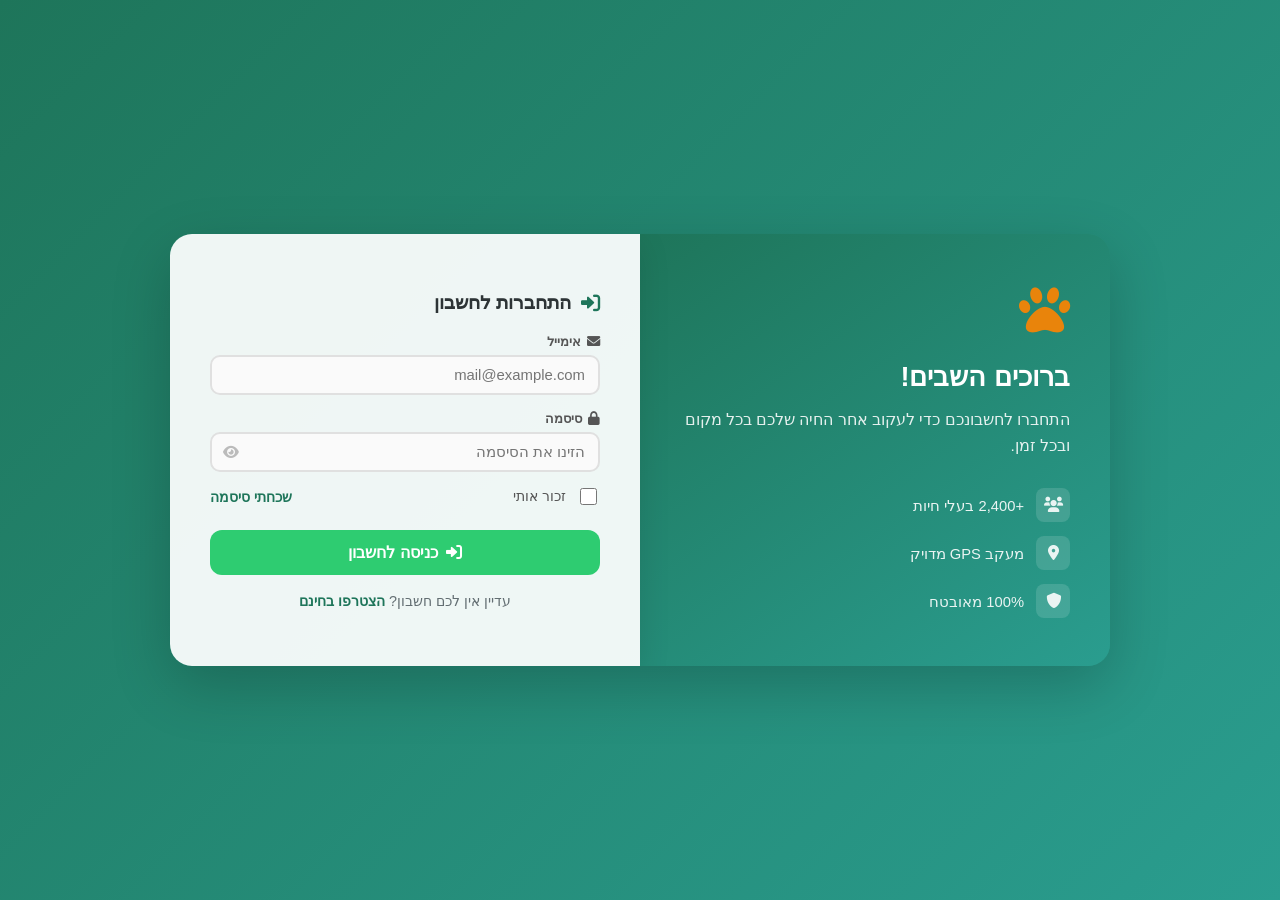
<file: login.html>
<!DOCTYPE html>
<html lang="he" dir="rtl">
<head>
    <meta charset="UTF-8">
    <meta name="viewport" content="width=device-width, initial-scale=1.0">
    <title>Pet Tracker — התחברות</title>
    <link rel="stylesheet" href="https://cdnjs.cloudflare.com/ajax/libs/font-awesome/6.0.0/css/all.min.css">
    <link rel="stylesheet" href="css/main.css?v=3">
    <link rel="stylesheet" href="css/login.css?v=3">
    <style>
        /* ── Fix centrage moniteur externe (position fixed = 100% fiable) ── */
        html, body { margin: 0; padding: 0; width: 100%; height: 100%; }
        body {
            background: linear-gradient(135deg, #1e755a 0%, #2a9d8f 100%) !important;
            overflow: hidden !important;
        }
        .login-page {
            position: fixed !important;
            top: 0 !important; right: 0 !important;
            bottom: 0 !important; left: 0 !important;
            display: flex !important;
            align-items: center !important;
            justify-content: center !important;
            padding: 20px !important;
            overflow-y: auto !important;
            height: auto !important;
            width: auto !important;
        }

        /* ── Layout 1280–1919px : bienvenu à côté du formulaire ── */
        @media (min-width: 1280px) and (max-width: 1919px) {
            .login-wrapper {
                grid-template-columns: 1fr 1fr !important;
                max-width: 940px !important;
            }
            .login-welcome {
                text-align: right !important;
                padding: 48px 40px !important;
                border-radius: 0 !important;
            }
            .welcome-stats {
                flex-direction: column !important;
                gap: 14px !important;
            }
            .login-card {
                border-radius: 0 !important;
                padding: 48px 40px !important;
            }
        }

        /* ── Layout ≥1920px (MAG Z22NHDW + Arzopa Z1C) : empilé ── */
        @media (min-width: 1920px) {
            .login-wrapper {
                grid-template-columns: 1fr !important;
                max-width: 720px !important;
            }
            .login-welcome {
                text-align: center !important;
                padding: 44px 60px 36px !important;
                border-radius: 0 !important;
            }
            .welcome-stats {
                flex-direction: row !important;
                justify-content: center !important;
                gap: 28px !important;
                flex-wrap: wrap !important;
            }
            .login-card {
                border-radius: 0 !important;
                padding: 44px 60px !important;
            }
        }
    </style>
</head>
<body class="auth-body">
    <main class="content-area login-page" style="margin:0;">

        <div class="login-wrapper">

            <!-- כרטיס שמאל — ברכה -->
            <div class="login-welcome">
                <div class="login-welcome-icon"><i class="fas fa-paw"></i></div>
                <h2>ברוכים השבים!</h2>
                <p>התחברו לחשבונכם כדי לעקוב אחר החיה שלכם בכל מקום ובכל זמן.</p>
                <div class="welcome-stats">
                    <div class="w-stat"><i class="fas fa-users"></i><span>+2,400 בעלי חיות</span></div>
                    <div class="w-stat"><i class="fas fa-map-marker-alt"></i><span>מעקב GPS מדויק</span></div>
                    <div class="w-stat"><i class="fas fa-shield-alt"></i><span>100% מאובטח</span></div>
                </div>
            </div>

            <!-- כרטיס ימין — טופס -->
            <div class="glass-card login-card">
                <h2 class="page-heading"><i class="fas fa-sign-in-alt"></i> התחברות לחשבון</h2>

                <div id="alert-error" class="alert error" style="display:none;"></div>

                <form id="login-form" onsubmit="handleLogin(event)" novalidate>

                    <div class="form-group" style="margin-bottom:16px;">
                        <label><i class="fas fa-envelope"></i> אימייל</label>
                        <input type="email" id="login-email" placeholder="mail@example.com" required autocomplete="email">
                    </div>

                    <div class="form-group" style="margin-bottom:8px;">
                        <label><i class="fas fa-lock"></i> סיסמה</label>
                        <div class="password-wrap">
                            <input type="password" id="login-password" placeholder="הזינו את הסיסמה" required autocomplete="current-password">
                            <i class="fas fa-eye toggle-pw" onclick="togglePw('login-password', this)"></i>
                        </div>
                    </div>

                    <div class="login-options">
                        <label class="checkbox-label remember-label">
                            <input type="checkbox" id="remember-me">
                            <span>זכור אותי</span>
                        </label>
                        <a href="#" class="forgot-link" onclick="showForgotPassword(); return false;">שכחתי סיסמה</a>
                    </div>

                    <button type="submit" id="login-btn" class="action-btn login-btn">
                        <i class="fas fa-sign-in-alt"></i> כניסה לחשבון
                    </button>

                </form>

                <p class="signup-hint">
                    עדיין אין לכם חשבון?
                    <a href="signup.html">הצטרפו בחינם</a>
                </p>
            </div>

        </div>

    </main>

    <script>
    (async function () {
        try {
            const res  = await fetch('api/auth_check.php');
            const data = await res.json();
            if (data.authenticated) window.location.replace('index.html');
        } catch { /* file:// local */ }
    })();
    </script>
    <script src="js/login.js"></script>
</body>
</html>
</file>
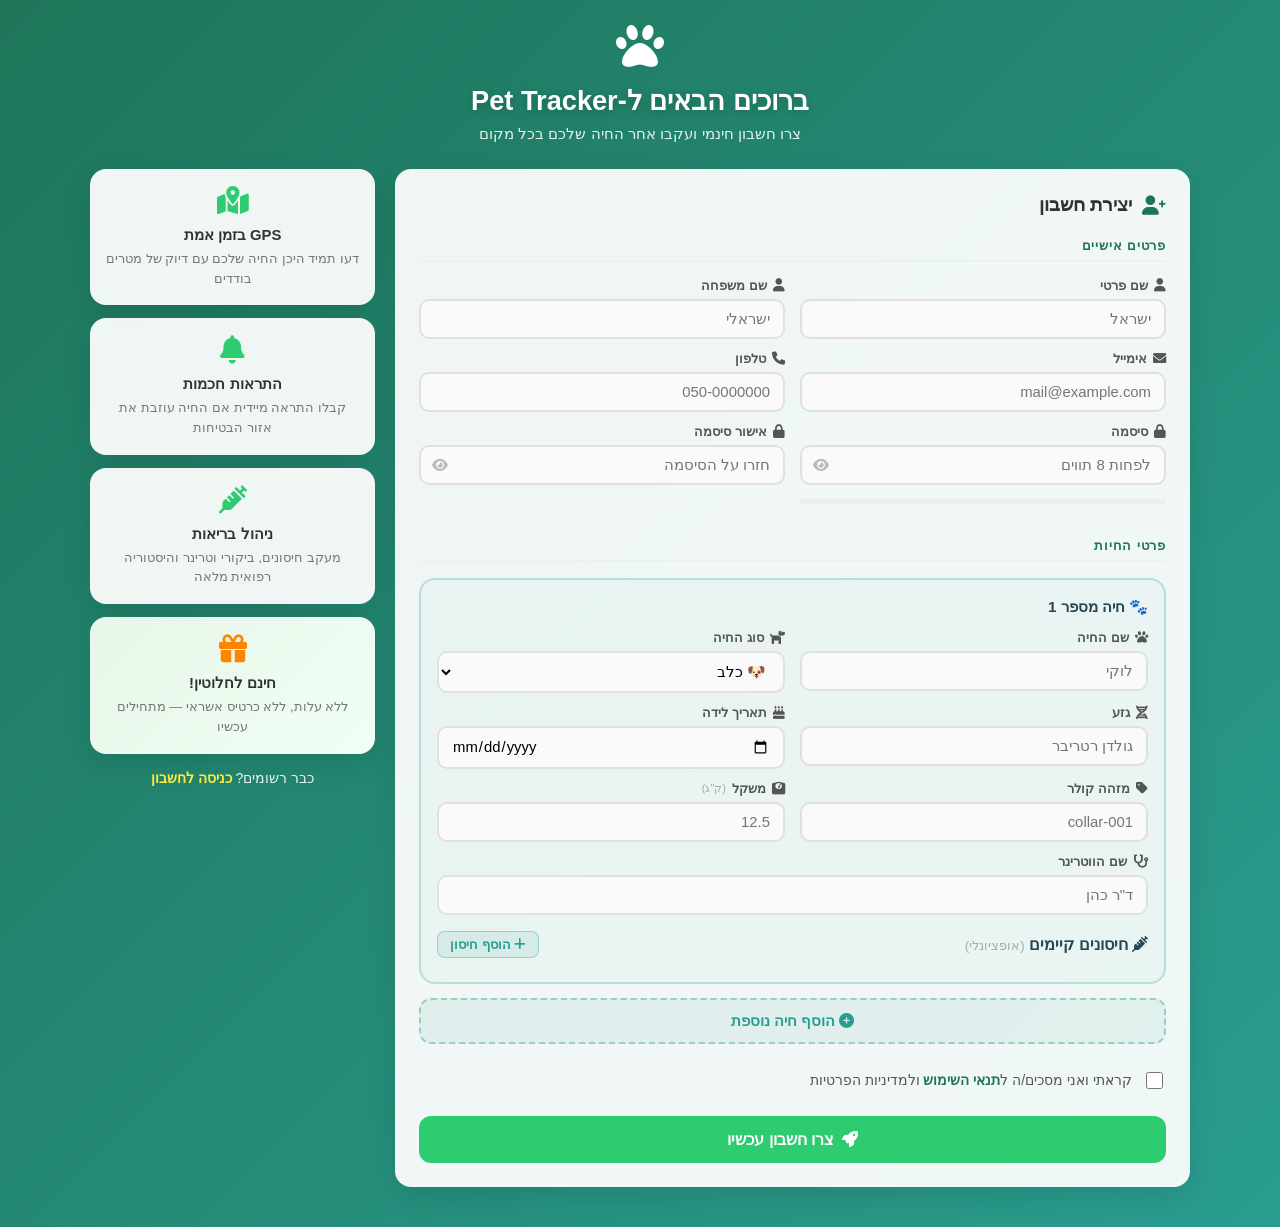
<file: signup.html>
<!DOCTYPE html>
<html lang="he" dir="rtl">
<head>
    <meta charset="UTF-8">
    <meta name="viewport" content="width=device-width, initial-scale=1.0">
    <title>Pet Tracker — הצטרפות</title>
    <link rel="stylesheet" href="https://cdnjs.cloudflare.com/ajax/libs/font-awesome/6.0.0/css/all.min.css">
    <link rel="stylesheet" href="css/main.css">
</head>
<body class="auth-body">
    <main class="content-area auth-content" style="margin:0; width:100%; max-width:100%;">

        <div class="signup-hero">
            <div class="hero-icon"><i class="fas fa-paw"></i></div>
            <h1>ברוכים הבאים ל-Pet Tracker</h1>
            <p>צרו חשבון חינמי ועקבו אחר החיה שלכם בכל מקום</p>
        </div>

        <div class="signup-layout">

            <!-- טופס -->
            <div class="glass-card">
                <h2 class="page-heading"><i class="fas fa-user-plus"></i> יצירת חשבון</h2>

                <div id="alert-error" class="alert error" style="display:none;"></div>
                <div id="alert-success" class="alert success" style="display:none;">
                    <i class="fas fa-check-circle"></i> נרשמתם בהצלחה! ברוכים הבאים 🎉
                </div>

                <form id="signup-form" onsubmit="handleSignup(event)" novalidate>

                    <div class="section-divider">פרטים אישיים</div>
                    <div class="two-col">
                        <div class="form-group">
                            <label><i class="fas fa-user"></i> שם פרטי</label>
                            <input type="text" id="su-firstname" placeholder="ישראל" required>
                        </div>
                        <div class="form-group">
                            <label><i class="fas fa-user"></i> שם משפחה</label>
                            <input type="text" id="su-lastname" placeholder="ישראלי" required>
                        </div>
                    </div>
                    <div class="two-col" style="margin-top:12px;">
                        <div class="form-group">
                            <label><i class="fas fa-envelope"></i> אימייל</label>
                            <input type="email" id="su-email" placeholder="mail@example.com" required>
                        </div>
                        <div class="form-group">
                            <label><i class="fas fa-phone"></i> טלפון</label>
                            <input type="tel" id="su-phone" placeholder="050-0000000">
                        </div>
                    </div>
                    <div class="two-col" style="margin-top:12px;">
                        <div class="form-group">
                            <label><i class="fas fa-lock"></i> סיסמה</label>
                            <div class="password-wrap">
                                <input type="password" id="su-password" placeholder="לפחות 8 תווים" required>
                                <i class="fas fa-eye toggle-pw" onclick="togglePw('su-password', this)"></i>
                            </div>
                            <div class="pw-strength-bar">
                                <div class="pw-strength-fill" id="pw-fill"></div>
                            </div>
                            <span class="pw-strength-label" id="pw-label"></span>
                        </div>
                        <div class="form-group">
                            <label><i class="fas fa-lock"></i> אישור סיסמה</label>
                            <div class="password-wrap">
                                <input type="password" id="su-confirm" placeholder="חזרו על הסיסמה" required>
                                <i class="fas fa-eye toggle-pw" onclick="togglePw('su-confirm', this)"></i>
                            </div>
                        </div>
                    </div>

                    <div class="section-divider" style="margin-top:24px;">פרטי החיות</div>
                    <div id="pets-container"></div>
                    <button type="button" class="add-pet-btn" onclick="addPetBlock()">
                        <i class="fas fa-plus-circle"></i> הוסף חיה נוספת
                    </button>

                    <div class="terms-row">
                        <label class="checkbox-label">
                            <input type="checkbox" id="su-terms" required>
                            <span>קראתי ואני מסכים/ה ל<a href="#">תנאי השימוש</a> ולמדיניות הפרטיות</span>
                        </label>
                    </div>

                    <button type="submit" id="signup-btn" class="action-btn signup-submit">
                        <i class="fas fa-rocket"></i> צרו חשבון עכשיו
                    </button>

                </form>
            </div>

            <!-- יתרונות -->
            <div class="benefits-col">
                <div class="glass-card benefit-card">
                    <div class="benefit-icon"><i class="fas fa-map-marked-alt"></i></div>
                    <h3>GPS בזמן אמת</h3>
                    <p>דעו תמיד היכן החיה שלכם עם דיוק של מטרים בודדים</p>
                </div>
                <div class="glass-card benefit-card">
                    <div class="benefit-icon"><i class="fas fa-bell"></i></div>
                    <h3>התראות חכמות</h3>
                    <p>קבלו התראה מיידית אם החיה עוזבת את אזור הבטיחות</p>
                </div>
                <div class="glass-card benefit-card">
                    <div class="benefit-icon"><i class="fas fa-syringe"></i></div>
                    <h3>ניהול בריאות</h3>
                    <p>מעקב חיסונים, ביקורי וטרינר והיסטוריה רפואית מלאה</p>
                </div>
                <div class="glass-card benefit-card free-card">
                    <div class="benefit-icon free-icon"><i class="fas fa-gift"></i></div>
                    <h3>חינם לחלוטין!</h3>
                    <p>ללא עלות, ללא כרטיס אשראי — מתחילים עכשיו</p>
                </div>
                <p class="login-hint">כבר רשומים? <a href="index.html">כניסה לחשבון</a></p>
            </div>

        </div>
    </main>

    <style>
        .pet-block {
            border: 2px solid rgba(42,157,143,0.25);
            border-radius: 16px;
            padding: 18px 16px 14px;
            margin-bottom: 14px;
            background: rgba(42,157,143,0.03);
            position: relative;
        }
        .pet-block-header {
            display: flex;
            justify-content: space-between;
            align-items: center;
            margin-bottom: 14px;
        }
        .pet-block-label {
            font-weight: 700;
            color: #264653;
            font-size: 0.95rem;
        }
        .remove-pet-btn {
            background: rgba(231,76,60,0.1);
            border: 1px solid rgba(231,76,60,0.3);
            color: #e74c3c;
            border-radius: 8px;
            padding: 4px 12px;
            cursor: pointer;
            font-size: 0.82rem;
            transition: background 0.2s;
        }
        .remove-pet-btn:hover { background: rgba(231,76,60,0.2); }
        .add-vax-btn {
            background: rgba(42,157,143,0.1);
            border: 1px solid rgba(42,157,143,0.35);
            color: #2a9d8f;
            border-radius: 8px;
            padding: 5px 12px;
            cursor: pointer;
            font-size: 0.82rem;
            font-weight: 600;
            transition: background 0.2s;
        }
        .add-vax-btn:hover { background: rgba(42,157,143,0.2); }
        .vaccine-row {
            display: grid;
            grid-template-columns: 2fr 1fr 1fr auto;
            gap: 8px;
            margin-bottom: 8px;
            align-items: center;
        }
        .vaccine-row input {
            padding: 8px 10px;
            border: 1.5px solid #e0e0e0;
            border-radius: 8px;
            font-size: 0.85rem;
            width: 100%;
        }
        .remove-vax-btn {
            background: none;
            border: none;
            color: #e74c3c;
            cursor: pointer;
            font-size: 1rem;
            padding: 4px 6px;
        }
        .vax-date-wrap {
            display: flex;
            flex-direction: column;
            gap: 3px;
        }
        .vax-date-wrap small {
            font-size: 0.72rem;
            color: #888;
            font-weight: 600;
        }
        @media (max-width: 600px) {
            .vaccine-row { grid-template-columns: 1fr auto; }
            .vaccine-row input:nth-child(2),
            .vaccine-row input:nth-child(3) { grid-column: 1; }
        }
        .add-pet-btn {
            width: 100%;
            padding: 12px;
            background: rgba(42,157,143,0.08);
            border: 2px dashed rgba(42,157,143,0.4);
            border-radius: 12px;
            color: #2a9d8f;
            font-size: 0.95rem;
            font-weight: 600;
            cursor: pointer;
            margin-bottom: 8px;
            transition: background 0.2s;
        }
        .add-pet-btn:hover { background: rgba(42,157,143,0.15); }
    </style>
    <script src="js/signup.js"></script>
    <script>
        // Init first pet block on load
        addPetBlock(true);
    </script>
</body>
</html>
</file>
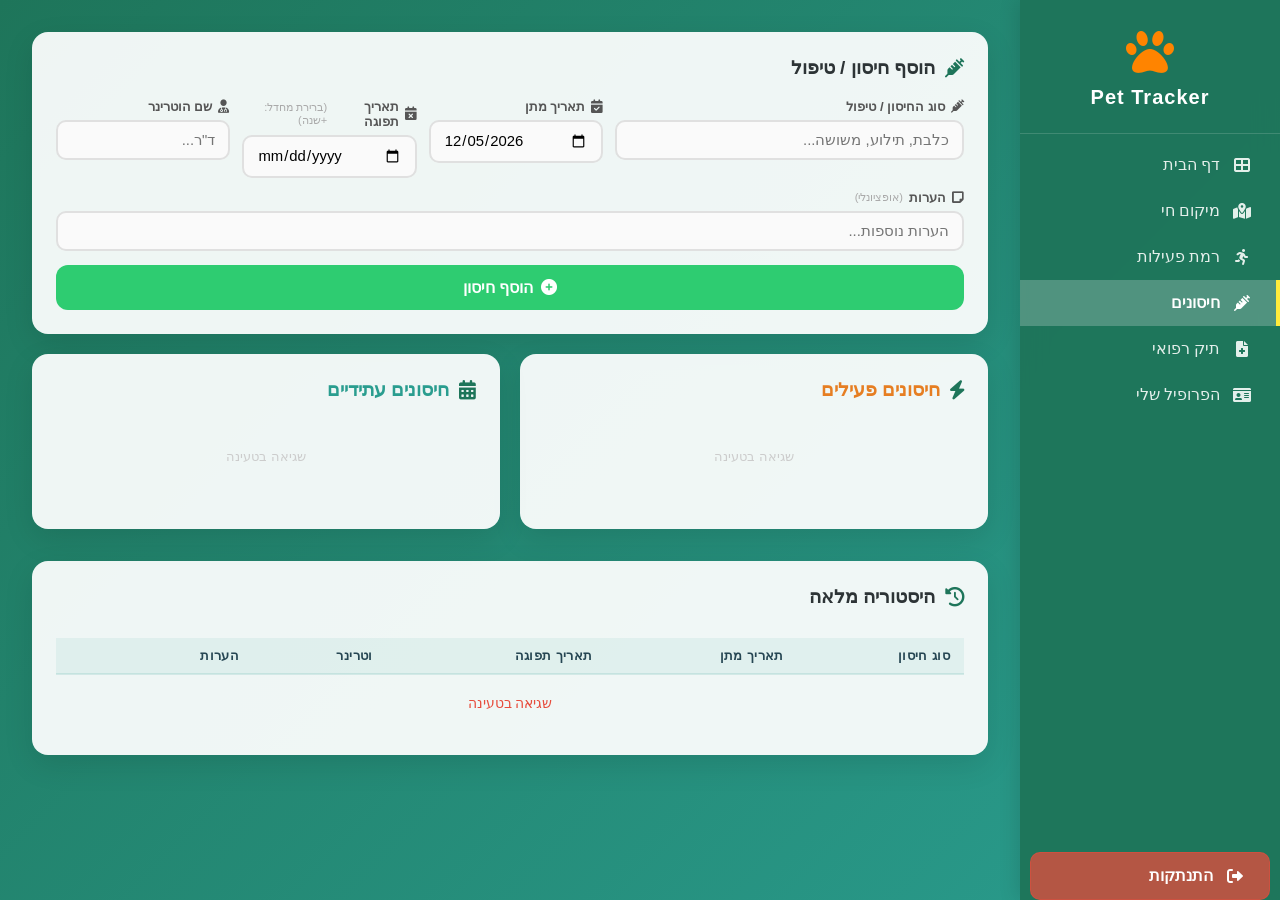
<file: vaccines.html>
<!DOCTYPE html>
<html lang="he" dir="rtl">
<head>
    <meta charset="UTF-8">
    <meta name="viewport" content="width=device-width, initial-scale=1.0">
    <title>Pet Tracker — חיסונים</title>
    <link rel="stylesheet" href="https://cdnjs.cloudflare.com/ajax/libs/font-awesome/6.0.0/css/all.min.css">
    <link rel="stylesheet" href="css/main.css">
</head>
<body>
    <div id="sidebar-root"></div>

    <main class="content-area">

        <!-- ── Formulaire ajout ── -->
        <div class="glass-card">
            <h2 class="page-heading"><i class="fas fa-syringe"></i> הוסף חיסון / טיפול</h2>
            <div class="vax-new-form">
                <div class="form-group">
                    <label><i class="fas fa-syringe"></i> סוג החיסון / טיפול</label>
                    <input type="text" id="vax-type" placeholder="כלבת, תילוע, משושה...">
                </div>
                <div class="form-group">
                    <label><i class="fas fa-calendar-check"></i> תאריך מתן</label>
                    <input type="date" id="vax-date">
                </div>
                <div class="form-group">
                    <label><i class="fas fa-calendar-times"></i> תאריך תפוגה <small style="font-weight:400;color:#aaa;">(ברירת מחדל: +שנה)</small></label>
                    <input type="date" id="vax-expiry">
                </div>
                <div class="form-group">
                    <label><i class="fas fa-user-md"></i> שם הוטרינר</label>
                    <input type="text" id="vax-vet" placeholder="ד&quot;ר...">
                </div>
            </div>
            <div class="form-group" style="margin-bottom:14px;">
                <label><i class="fas fa-sticky-note"></i> הערות <small style="font-weight:400;color:#aaa;">(אופציונלי)</small></label>
                <input type="text" id="vax-notes" placeholder="הערות נוספות...">
            </div>
            <button class="action-btn vax-add-btn" onclick="addVaccine()">
                <i class="fas fa-plus-circle"></i> הוסף חיסון
            </button>
        </div>

        <!-- ── Active + Future grid ── -->
        <div class="vax-status-grid">

            <div class="glass-card">
                <h2 class="page-heading" style="color:#e67e22;">
                    <i class="fas fa-bolt"></i> חיסונים פעילים
                </h2>
                <div id="vax-active">
                    <p class="vax-empty">טוען...</p>
                </div>
            </div>

            <div class="glass-card">
                <h2 class="page-heading" style="color:#2a9d8f;">
                    <i class="fas fa-calendar-alt"></i> חיסונים עתידיים
                </h2>
                <div id="vax-future">
                    <p class="vax-empty">טוען...</p>
                </div>
            </div>

        </div>

        <!-- ── Historique complet ── -->
        <div class="glass-card" style="margin-top: 32px;">
            <h2 class="page-heading"><i class="fas fa-history"></i> היסטוריה מלאה</h2>
            <div style="overflow-x:auto;">
                <table class="vax-history-table">
                    <thead>
                        <tr>
                            <th>סוג חיסון</th>
                            <th>תאריך מתן</th>
                            <th>תאריך תפוגה</th>
                            <th>וטרינר</th>
                            <th>הערות</th>
                            <th></th>
                        </tr>
                    </thead>
                    <tbody id="vax-history-tbody">
                        <tr><td colspan="6" style="text-align:center;color:#aaa;padding:20px;">טוען...</td></tr>
                    </tbody>
                </table>
            </div>
        </div>

    </main>

    <style>
        /* ── Form grid ───────────────────────────────────────────────── */
        .vax-new-form {
            display: grid;
            grid-template-columns: 2fr 1fr 1fr 1fr;
            gap: 12px;
            margin-bottom: 12px;
        }
        .vax-add-btn {
            width: 100%;
            justify-content: center;
            padding: 13px;
            font-size: 1rem;
            border-radius: 12px;
        }

        /* ── Status grid ─────────────────────────────────────────────── */
        .vax-status-grid {
            display: grid;
            grid-template-columns: 1fr 1fr;
            gap: 20px;
        }
        .vax-status-grid > .glass-card { margin-bottom: 0; }

        /* ── Vaccine cards ───────────────────────────────────────────── */
        .vax-card {
            background: white;
            border-radius: 12px;
            padding: 12px 14px;
            margin-bottom: 10px;
            border: 1px solid rgba(0,0,0,0.07);
            transition: box-shadow 0.2s;
        }
        .vax-card:last-child { margin-bottom: 0; }
        .vax-card:hover { box-shadow: 0 3px 12px rgba(0,0,0,0.08); }

        .vax-card-header {
            display: flex;
            justify-content: space-between;
            align-items: flex-start;
            gap: 8px;
            margin-bottom: 10px;
        }
        .vax-card-info strong {
            display: block;
            font-size: 0.93rem;
            color: #264653;
            margin-bottom: 4px;
        }
        .vax-card-info small {
            color: #888;
            font-size: 0.76rem;
            line-height: 1.6;
        }

        /* ── Progress bar ────────────────────────────────────────────── */
        .vax-progress-wrap { margin-bottom: 10px; }
        .vax-progress-labels {
            display: flex;
            justify-content: space-between;
            font-size: 0.76rem;
            color: #888;
            margin-bottom: 5px;
        }
        .vax-progress-bar {
            height: 8px;
            background: rgba(0,0,0,0.07);
            border-radius: 6px;
            overflow: hidden;
        }
        .vax-progress-fill {
            height: 100%;
            border-radius: 6px;
            transition: width 0.5s ease;
        }
        .vax-progress-pct {
            font-size: 0.72rem;
            color: #aaa;
            text-align: center;
            margin-top: 4px;
        }

        /* ── Card actions ────────────────────────────────────────────── */
        .vax-card-actions { display: flex; gap: 8px; flex-wrap: wrap; }

        .btn-reminder {
            display: inline-flex;
            align-items: center;
            gap: 6px;
            padding: 6px 13px;
            border-radius: 8px;
            border: 1.5px solid rgba(244,162,97,0.5);
            background: rgba(244,162,97,0.1);
            color: #c97a2e;
            font-size: 0.8rem;
            font-weight: 600;
            cursor: pointer;
            font-family: inherit;
            transition: background 0.2s, border-color 0.2s;
        }
        .btn-reminder:hover { background: rgba(244,162,97,0.2); }
        .btn-reminder--active {
            background: rgba(42,157,143,0.12);
            border-color: rgba(42,157,143,0.4);
            color: #2a9d8f;
        }
        .btn-reminder--active:hover { background: rgba(42,157,143,0.2); }

        .vax-delete {
            background: none;
            border: none;
            color: #e74c3c;
            cursor: pointer;
            padding: 5px 8px;
            border-radius: 7px;
            font-size: 0.88rem;
            transition: background 0.2s;
            flex-shrink: 0;
        }
        .vax-delete:hover { background: #fdecea; }

        .vax-badge--future {
            display: inline-block;
            margin-top: 4px;
            background: rgba(42,157,143,0.1);
            color: #2a9d8f;
            font-size: 0.73rem;
            font-weight: 600;
            padding: 2px 9px;
            border-radius: 12px;
            border: 1px solid rgba(42,157,143,0.25);
        }

        .vax-empty {
            color: #ccc;
            font-size: 0.82rem;
            text-align: center;
            padding: 28px 0;
        }

        /* ── History table ───────────────────────────────────────────── */
        .vax-history-table {
            width: 100%;
            border-collapse: collapse;
            font-size: 0.88rem;
        }
        .vax-history-table th {
            background: rgba(42,157,143,0.08);
            padding: 10px 14px;
            text-align: right;
            font-weight: 600;
            color: #264653;
            border-bottom: 2px solid rgba(42,157,143,0.15);
            white-space: nowrap;
        }
        .vax-history-table td {
            padding: 9px 14px;
            border-bottom: 1px solid rgba(0,0,0,0.05);
            color: #555;
            vertical-align: middle;
        }
        .vax-history-table tr:last-child td { border-bottom: none; }
        .vax-history-table tr:hover td { background: rgba(42,157,143,0.03); }

        /* ── Responsive ──────────────────────────────────────────────── */
        @media (max-width: 1023px) {
            .vax-status-grid { grid-template-columns: 1fr; gap: 0; }
            .vax-status-grid > .glass-card { margin-bottom: 20px; }
        }
        @media (max-width: 768px) {
            .vax-new-form { grid-template-columns: 1fr 1fr; }
        }
        @media (max-width: 480px) {
            .vax-new-form { grid-template-columns: 1fr; }
            .vax-history-table th:nth-child(4),
            .vax-history-table td:nth-child(4) { display: none; }
            .vax-history-table th:nth-child(5),
            .vax-history-table td:nth-child(5) { display: none; }
            .vax-card-actions { flex-direction: column; }
            .btn-reminder { font-size: 0.76rem; }
        }
    </style>

    <script src="js/auth.js"></script>
    <script src="js/sidebar.js"></script>
    <script src="js/vaccines.js"></script>
</body>
</html>
</file>
<file: css/main.css>
/* ===== Variables ===== */
:root {
    --gradient: linear-gradient(135deg, #1e755a 0%, #2a9d8f 100%);
    --glass-bg: rgba(255, 255, 255, 0.93);
    --accent: #2ecc71;
    --accent-dark: #1e755a;
    --text: #2d3436;
    --text-muted: #636e72;
    --border: #e0e0e0;
    --shadow: 0 10px 30px rgba(0,0,0,0.1);
    --radius: 16px;
}

/* ===== Reset ===== */
*, *::before, *::after { box-sizing: border-box; }

body {
    margin: 0;
    font-family: 'Segoe UI', Tahoma, sans-serif;
    background: var(--gradient);
    min-height: 100vh;
    height: 100vh;
    height: 100dvh; /* moniteurs externes / DPI scaling */
    display: flex;
    direction: rtl;
    overflow: hidden;
}

/* ===== Hamburger button ===== */
.hamburger-btn {
    position: fixed;
    top: 16px;
    right: 16px;
    z-index: 1100;
    background: rgba(255,255,255,0.25);
    backdrop-filter: blur(10px);
    border: none;
    border-radius: 12px;
    width: 46px;
    height: 46px;
    cursor: pointer;
    display: flex;
    flex-direction: column;
    align-items: center;
    justify-content: center;
    gap: 5px;
    box-shadow: 0 4px 15px rgba(0,0,0,0.15);
    transition: background 0.2s;
}
.hamburger-btn span {
    display: block;
    width: 22px;
    height: 2px;
    background: white;
    border-radius: 2px;
    transition: transform 0.3s, opacity 0.3s;
}
.hamburger-btn.open span:nth-child(1) { transform: translateY(7px) rotate(45deg); }
.hamburger-btn.open span:nth-child(2) { opacity: 0; }
.hamburger-btn.open span:nth-child(3) { transform: translateY(-7px) rotate(-45deg); }

/* ===== Sidebar overlay ===== */
.sidebar-overlay {
    position: fixed;
    inset: 0;
    background: rgba(0,0,0,0.45);
    z-index: 1000;
    opacity: 0;
    pointer-events: none;
    transition: opacity 0.3s;
}
.sidebar-overlay.open {
    opacity: 1;
    pointer-events: auto;
}

/* ===== Sidebar ===== */
.glass-sidebar {
    position: fixed;
    top: 0;
    right: 0;
    width: 260px;
    min-width: 260px;
    background: rgba(30, 117, 90, 0.97);
    backdrop-filter: blur(12px);
    -webkit-backdrop-filter: blur(12px);
    display: flex;
    flex-direction: column;
    color: white;
    height: 100vh;
    z-index: 1050;
    transform: translateX(100%);
    transition: transform 0.32s cubic-bezier(0.4, 0, 0.2, 1);
    box-shadow: -6px 0 30px rgba(0,0,0,0.2);
}
.glass-sidebar.open {
    transform: translateX(0);
}

.brand {
    display: flex;
    flex-direction: column;
    align-items: center;
    padding: 28px 20px 24px;
    border-bottom: 1px solid rgba(255,255,255,0.15);
    margin-bottom: 8px;
}
.logo-icon i { font-size: 3rem; color: #ff8400; }
.brand h2 { margin: 10px 0 0; font-size: 1.25rem; letter-spacing: 1px; font-weight: 700; }
.sidebar-pet-name {
    margin-top: 8px;
    background: rgba(255,255,255,0.13);
    border: 1px solid rgba(255,255,255,0.22);
    border-radius: 20px;
    padding: 4px 14px;
    font-size: 0.82rem;
    font-weight: 600;
    color: #fff;
    letter-spacing: 0.5px;
    display: none;
}
.sidebar-pet-name.visible { display: block; }

.nav-menu { list-style: none; padding: 0; margin: 0; display: flex; flex-direction: column; flex: 1; }
.nav-menu a {
    padding: 14px 24px;
    display: flex;
    align-items: center;
    gap: 12px;
    font-size: 0.97rem;
    text-decoration: none;
    color: rgba(255,255,255,0.88);
    transition: background 0.2s, color 0.2s;
    border-right: 4px solid transparent;
}
.nav-menu a:hover { background: rgba(255,255,255,0.15); color: white; }
.nav-menu a.active {
    background: rgba(255,255,255,0.22);
    border-right-color: #ffeb3b;
    color: white;
    font-weight: 600;
}
.nav-menu a i { width: 20px; text-align: center; font-size: 1rem; }
.nav-menu .signup-item { margin-top: auto; }
.nav-menu .logout-nav {
    color: #fff !important;
    background: rgba(231, 76, 60, 0.75) !important;
    border-radius: 10px !important;
    margin: 0 10px !important;
    font-weight: 600 !important;
    border: 1px solid rgba(231, 76, 60, 0.5) !important;
}
.nav-menu .logout-nav:hover {
    background: rgba(231, 76, 60, 1) !important;
    transform: scale(1.02);
}

/* ===== Auth pages (login / signup — sans sidebar) ===== */
body.auth-body {
    height: auto;
    min-height: 100vh;
    min-height: 100dvh;
    overflow-y: auto;
}

/* Retire le padding-top:76px hérité (prévu pour le bouton hamburger) */
.auth-content {
    padding: 20px !important;
    height: auto !important;
    overflow-y: visible !important;
}

/* ===== Content area ===== */
.content-area {
    flex: 1;
    padding: 30px;
    padding-top: 76px;
    overflow-y: auto;
    height: 100vh;
    height: 100dvh; /* moniteurs externes / DPI scaling */
    width: 100%;
}

/* ===== Cards ===== */
.glass-card, .hero-card {
    background: var(--glass-bg);
    padding: 24px;
    border-radius: var(--radius);
    box-shadow: var(--shadow);
    margin-bottom: 20px;
}
.glass-card:last-child, .hero-card:last-child { margin-bottom: 0; }

/* ===== Headings ===== */
.page-heading {
    display: flex;
    align-items: center;
    gap: 10px;
    margin: 0 0 20px;
    font-size: 1.2rem;
    color: var(--text);
}
.page-heading i { color: var(--accent-dark); }

.section-divider {
    font-weight: 700;
    color: var(--accent-dark);
    border-bottom: 2px solid #e8f5e9;
    padding-bottom: 7px;
    margin: 22px 0 16px;
    font-size: 0.84rem;
    text-transform: uppercase;
    letter-spacing: 0.8px;
}

/* ===== Home — hero & stats ===== */
.hero-card h1 { margin: 0 0 4px; font-size: 1.5rem; color: var(--text); }
.hero-subtitle { margin: 0 0 20px; color: var(--text-muted); font-size: 0.93rem; }

.stats-row { display: flex; gap: 14px; }
.glass-stat {
    flex: 1;
    background: rgba(0,0,0,0.04);
    padding: 16px 10px;
    border-radius: 14px;
    text-align: center;
    display: flex;
    flex-direction: column;
    align-items: center;
    gap: 5px;
    border: 1px solid rgba(0,0,0,0.05);
}
.glass-stat i { font-size: 1.5rem; color: var(--accent-dark); }
.glass-stat span { font-size: 0.78rem; color: var(--text-muted); }
.glass-stat strong { font-size: 1rem; color: var(--text); }

/* ===== Home — quick grid ===== */
.quick-grid {
    display: grid;
    grid-template-columns: repeat(4, 1fr);
    gap: 14px;
    margin-bottom: 20px;
}
.quick-card {
    background: var(--glass-bg);
    border-radius: var(--radius);
    padding: 20px 14px;
    text-align: center;
    text-decoration: none;
    color: var(--text);
    display: flex;
    flex-direction: column;
    align-items: center;
    gap: 10px;
    box-shadow: var(--shadow);
    transition: transform 0.2s, box-shadow 0.2s;
}
.quick-card:hover { transform: translateY(-4px); box-shadow: 0 18px 40px rgba(0,0,0,0.15); }
.quick-card i { font-size: 1.9rem; color: var(--accent-dark); }
.quick-card span { font-size: 0.88rem; font-weight: 600; }

/* ===== Buttons ===== */
.action-btn {
    background: var(--accent);
    color: white;
    border: none;
    padding: 10px 22px;
    border-radius: 10px;
    cursor: pointer;
    font-weight: 700;
    font-family: inherit;
    font-size: 0.95rem;
    display: inline-flex;
    align-items: center;
    gap: 8px;
    transition: transform 0.15s, box-shadow 0.15s;
}
.action-btn:hover { transform: translateY(-2px); box-shadow: 0 6px 18px rgba(46,204,113,0.4); }
.action-btn:active { transform: translateY(0); }
.action-btn.wide { width: 100%; justify-content: center; padding: 13px; font-size: 1rem; border-radius: 12px; margin-top: 8px; }

/* ===== Forms ===== */
.grid-form { display: grid; grid-template-columns: 1fr 1fr; gap: 15px; }
.two-col { display: grid; grid-template-columns: 1fr 1fr; gap: 15px; }

.form-group { display: flex; flex-direction: column; gap: 6px; }
.form-group label {
    font-size: 0.83rem;
    font-weight: 600;
    color: #555;
    display: flex;
    align-items: center;
    gap: 6px;
}
.form-group input,
.form-group select,
.form-group textarea {
    padding: 10px 13px;
    border: 2px solid var(--border);
    border-radius: 10px;
    font-size: 0.93rem;
    font-family: inherit;
    background: #fafafa;
    direction: rtl;
    width: 100%;
    transition: border-color 0.2s, box-shadow 0.2s;
}
.form-group input:focus,
.form-group select:focus,
.form-group textarea:focus {
    outline: none;
    border-color: var(--accent);
    box-shadow: 0 0 0 3px rgba(46,204,113,0.15);
    background: white;
}
.form-group input.invalid { border-color: #e74c3c; }

/* ===== Table ===== */
table { width: 100%; border-collapse: collapse; margin-top: 10px; }
th {
    background: #f5f5f5;
    font-weight: 600;
    color: var(--text-muted);
    font-size: 0.8rem;
    text-transform: uppercase;
    letter-spacing: 0.4px;
}
th, td { text-align: right; padding: 11px 14px; border-bottom: 1px solid #f0f0f0; }
tr:last-child td { border-bottom: none; }
tr:hover td { background: #fafafa; }
.badge {
    background: #c8e6c9;
    color: #2e7d32;
    padding: 4px 10px;
    border-radius: 20px;
    font-size: 0.74rem;
    font-weight: 700;
}
.badge.pending { background: #fff3cd; color: #856404; }

/* ===== Map ===== */
.map-footer {
    margin-top: 12px;
    display: flex;
    justify-content: space-between;
    align-items: center;
    gap: 10px;
}
.status-indicator { font-weight: 700; font-size: 0.95rem; }
.location-details { margin-top: 14px; color: var(--text-muted); font-size: 0.87rem; }
.location-details p { margin: 5px 0; display: flex; align-items: center; gap: 8px; }

/* ===== Activity ===== */
.control-panel {
    background: #f7f7f7;
    padding: 14px 18px;
    border-radius: 12px;
    margin-bottom: 16px;
    display: flex;
    align-items: center;
    gap: 14px;
    flex-wrap: wrap;
}
.control-panel label { font-weight: 600; color: var(--text); white-space: nowrap; }
.control-panel select {
    padding: 8px 12px;
    border-radius: 8px;
    border: 2px solid var(--border);
    font-family: inherit;
    font-size: 0.9rem;
    background: white;
    cursor: pointer;
}
.status-text { font-size: 0.9rem; color: var(--text-muted); }
.status-text span { font-weight: 600; color: var(--text); }

.activity-graph { margin-top: 20px; }
.activity-graph h4 { margin: 0 0 10px; color: var(--text-muted); font-size: 0.88rem; }
.bars-container { display: flex; align-items: flex-end; gap: 7px; height: 100px; }
.bar { flex: 1; background: var(--accent); border-radius: 5px 5px 0 0; opacity: 0.8; transition: opacity 0.2s; }
.bar:hover { opacity: 1; }
.bar-labels { display: flex; gap: 7px; margin-top: 6px; }
.bar-label { flex: 1; text-align: center; font-size: 0.7rem; color: var(--text-muted); }

/* ===== Vaccines ===== */
.vax-add-form { display: flex; gap: 10px; margin-bottom: 18px; flex-wrap: wrap; }
.vax-add-form input {
    flex: 1;
    padding: 10px 13px;
    border: 2px solid var(--border);
    border-radius: 10px;
    font-size: 0.9rem;
    font-family: inherit;
    min-width: 130px;
    transition: border-color 0.2s;
    background: #fafafa;
}
.vax-add-form input:focus { outline: none; border-color: var(--accent); background: white; }
.vax-scroll-list { max-height: 300px; overflow-y: auto; }
.vax-item {
    background: white;
    padding: 12px 16px;
    margin: 7px 0;
    border-radius: 12px;
    display: flex;
    justify-content: space-between;
    align-items: center;
    border: 1px solid #eef;
    transition: box-shadow 0.2s;
}
.vax-item:hover { box-shadow: 0 2px 8px rgba(0,0,0,0.07); }
.vax-item-info strong { display: block; font-size: 0.93rem; margin-bottom: 2px; }
.vax-item-info small { color: var(--text-muted); font-size: 0.8rem; }
.vax-delete {
    background: none;
    border: none;
    color: #e74c3c;
    cursor: pointer;
    padding: 6px 9px;
    border-radius: 8px;
    font-size: 0.95rem;
    transition: background 0.2s;
}
.vax-delete:hover { background: #fdecea; }

/* ===== Medical ===== */
.medical-summary { display: flex; gap: 12px; flex-wrap: wrap; margin-bottom: 16px; }
.summary-item {
    background: #f1f8e9;
    padding: 9px 15px;
    border-radius: 12px;
    font-size: 0.88rem;
    border: 1px solid #c8e6c9;
    display: flex;
    align-items: center;
    gap: 7px;
}

/* ===== Signup ===== */
.signup-hero { text-align: center; color: white; margin-bottom: 26px; }
.signup-hero .hero-icon { font-size: 3rem; margin-bottom: 10px; }
.signup-hero h1 { margin: 0 0 8px; font-size: 1.7rem; text-shadow: 0 2px 8px rgba(0,0,0,0.2); }
.signup-hero p { margin: 0; opacity: 0.9; font-size: 0.96rem; }

.signup-layout { display: grid; grid-template-columns: 1fr 285px; gap: 20px; align-items: start; }

.password-wrap { position: relative; }
.password-wrap input { padding-left: 42px; }
.toggle-pw {
    position: absolute;
    left: 13px;
    top: 50%;
    transform: translateY(-50%);
    cursor: pointer;
    color: #bbb;
    font-size: 0.88rem;
    transition: color 0.2s;
}
.toggle-pw:hover { color: #555; }

.pw-strength-bar { height: 5px; background: #eee; border-radius: 3px; margin-top: 8px; overflow: hidden; }
.pw-strength-fill { height: 100%; width: 0; border-radius: 3px; transition: width 0.3s, background 0.3s; }
.pw-strength-label { font-size: 0.73rem; color: #999; margin-top: 4px; display: block; }

.terms-row { margin: 18px 0; }
.checkbox-label {
    display: flex;
    align-items: flex-start;
    gap: 10px;
    cursor: pointer;
    font-size: 0.88rem;
    color: #555;
    line-height: 1.55;
}
.checkbox-label input[type="checkbox"] {
    width: 17px;
    height: 17px;
    min-width: 17px;
    margin-top: 2px;
    accent-color: var(--accent);
    cursor: pointer;
}
.checkbox-label a { color: var(--accent-dark); font-weight: 600; text-decoration: none; }
.checkbox-label a:hover { text-decoration: underline; }

.signup-submit {
    width: 100%;
    justify-content: center;
    padding: 14px;
    font-size: 1.02rem;
    border-radius: 12px;
    margin-top: 6px;
}

.alert {
    padding: 12px 15px;
    border-radius: 10px;
    margin-bottom: 16px;
    font-weight: 600;
    display: flex;
    align-items: center;
    gap: 8px;
    font-size: 0.9rem;
}
.alert.error { background: #fdecea; color: #c0392b; border: 1px solid #f5c6cb; }
.alert.success { background: #e8f5e9; color: #2e7d32; border: 1px solid #a5d6a7; }

.benefits-col { display: flex; flex-direction: column; gap: 13px; }
.benefit-card {
    padding: 17px 15px !important;
    display: flex;
    flex-direction: column;
    align-items: center;
    text-align: center;
    margin-bottom: 0 !important;
}
.benefit-icon { font-size: 1.75rem; color: var(--accent); margin-bottom: 8px; }
.benefit-card h3 { margin: 0 0 5px; font-size: 0.93rem; color: var(--text); }
.benefit-card p { margin: 0; font-size: 0.82rem; color: #777; line-height: 1.5; }
.free-card { background: linear-gradient(135deg, #e8f5e9, #f0fff4) !important; }
.free-icon { color: #ff8400 !important; }

.login-hint { text-align: center; font-size: 0.88rem; color: rgba(255,255,255,0.9); margin: 3px 0 0; }
.login-hint a { color: #ffeb3b; font-weight: 700; text-decoration: none; }
.login-hint a:hover { text-decoration: underline; }

/* ===== Map — icônes custom ===== */
.custom-div-icon { background: none; border: none; }

.map-icon-wrapper {
    display: flex;
    flex-direction: column;
    align-items: center;
    justify-content: center;
    width: 45px;
    height: 45px;
    border-radius: 50px;
    box-shadow: 0 4px 10px rgba(0,0,0,0.3);
    border: 3px solid white;
    position: relative;
    font-size: 18px;
}
.home-wrapper { background: #2a9d8f; color: white; }
.dog-wrapper  { background: #ff8400; color: white; animation: markerPulse 2s infinite; }

@keyframes markerPulse {
    0%   { transform: scale(1);   box-shadow: 0 0 0 0    rgba(255,132,0,0.7); }
    70%  { transform: scale(1.1); box-shadow: 0 0 0 10px rgba(255,132,0,0);   }
    100% { transform: scale(1);   box-shadow: 0 0 0 0    rgba(255,132,0,0);   }
}

.icon-label {
    position: absolute;
    bottom: -24px;
    background: rgba(255,255,255,0.92);
    color: #333;
    font-size: 11px;
    padding: 2px 6px;
    border-radius: 4px;
    white-space: nowrap;
    font-weight: bold;
    border: 1px solid #ccc;
    box-shadow: 0 2px 4px rgba(0,0,0,0.1);
}

/* ===== Map — affichage distance ===== */
.distance-display {
    font-size: 1.15rem;
    font-weight: bold;
    color: #e74c3c;
    background: rgba(231,76,60,0.08);
    padding: 10px 22px;
    border-radius: 12px;
    border: 2px dashed #e74c3c;
    display: inline-block;
}

/* ===== Map — bouton navigation ===== */
.navigate-btn { width: 100%; justify-content: center; font-size: 1rem; padding: 14px; }
.navigate-btn:hover { background: #1e755a !important; }

/* ===== Modal alerte ===== */
.modal-overlay {
    position: fixed;
    inset: 0;
    background: rgba(0,0,0,0.6);
    backdrop-filter: blur(5px);
    display: flex;
    justify-content: center;
    align-items: center;
    z-index: 9999;
    opacity: 0;
    pointer-events: none;
    transition: opacity 0.4s ease;
}
.modal-overlay.open { opacity: 1; pointer-events: auto; }

.modal-content {
    background: white;
    padding: 30px;
    border-radius: 20px;
    width: 90%;
    max-width: 400px;
    text-align: center;
    box-shadow: 0 15px 40px rgba(0,0,0,0.4);
    border-top: 8px solid #e74c3c;
    transform: translateY(-50px);
    transition: transform 0.4s ease;
}
.modal-overlay.open .modal-content { transform: translateY(0); }

.modal-header { color: #e74c3c; margin-bottom: 15px; }
.modal-header h3 { margin: 10px 0 0; font-size: 1.4rem; }

.pulse-icon { font-size: 3rem; animation: alertPulse 1.5s infinite; display: block; }
@keyframes alertPulse {
    0%,100% { transform: scale(1);   opacity: 1;   }
    50%      { transform: scale(1.2); opacity: 0.7; }
}

#modal-text { font-size: 1.05rem; color: #555; line-height: 1.6; margin-bottom: 25px; }

.close-modal-btn {
    background: #e74c3c;
    color: white;
    border: none;
    padding: 12px 30px;
    border-radius: 10px;
    font-size: 1rem;
    font-weight: bold;
    cursor: pointer;
    width: 100%;
    font-family: inherit;
    transition: background 0.2s;
}
.close-modal-btn:hover { background: #c0392b; }

/* ===== Animation ===== */
@keyframes fadeSlideIn {
    from { opacity: 0; transform: translateY(10px); }
    to   { opacity: 1; transform: translateY(0); }
}
.content-area > * { animation: fadeSlideIn 0.35s ease; }

/* ===== Responsive — Tablet (≤768px) ===== */
@media (max-width: 768px) {
    body {
        height: auto;
        min-height: 100vh;
        min-height: 100dvh;
        overflow-y: auto;
    }

    .content-area {
        height: auto;
        min-height: 100vh;
        min-height: 100dvh;
        overflow-y: visible;
        padding: 16px;
        padding-top: 72px;
    }

    /* Layouts */
    .signup-layout     { grid-template-columns: 1fr; }
    .two-col,
    .grid-form         { grid-template-columns: 1fr; }
    .quick-grid        { grid-template-columns: repeat(2, 1fr); }

    /* Stats home — 2×2 */
    .stats-row {
        display: grid;
        grid-template-columns: 1fr 1fr;
        gap: 10px;
    }
    .glass-stat { min-width: unset; }

    /* Signup benefits */
    .benefits-col {
        display: grid;
        grid-template-columns: 1fr 1fr;
        gap: 12px;
    }
    .login-hint { grid-column: 1 / -1; }

    /* Cards */
    .glass-card { padding: 18px 16px; }

    /* Tables — scroll horizontal */
    table {
        display: block;
        overflow-x: auto;
        -webkit-overflow-scrolling: touch;
    }
    th, td { white-space: nowrap; padding: 9px 10px; }

    /* Maps */
    #map-main     { height: 300px !important; }
    #map-activity { height: 220px !important; }

    /* Activity control panel */
    .control-panel {
        flex-direction: column;
        align-items: flex-start;
        gap: 10px;
    }
    .control-panel select { width: 100%; }

    /* Medical */
    .medical-summary { gap: 8px; }
    .summary-item    { font-size: 0.83rem; padding: 8px 12px; }

    /* Map footer */
    .map-footer { flex-direction: column; align-items: flex-start; }

    /* Signup hero */
    .signup-hero h1 { font-size: 1.35rem; }

    /* Vaccines form */
    .vax-add-form { flex-direction: column; }
}

/* ===== Responsive — Mobile (≤480px) ===== */
@media (max-width: 480px) {
    .content-area {
        padding: 10px;
        padding-top: 68px;
    }

    /* Home hero */
    .hero-card h1 { font-size: 1.15rem; }

    /* Signup hero */
    .signup-hero             { margin-bottom: 16px; }
    .signup-hero .hero-icon  { font-size: 2.2rem; }
    .signup-hero h1          { font-size: 1.15rem; }
    .signup-hero p           { font-size: 0.87rem; }

    /* Benefits */
    .benefits-col { grid-template-columns: 1fr; }
    .benefit-card {
        flex-direction: row;
        text-align: right;
        gap: 12px;
        align-items: flex-start;
    }
    .benefit-icon { font-size: 1.4rem; margin-bottom: 0; min-width: 32px; text-align: center; }

    /* Cards & headings */
    .glass-card    { padding: 14px 12px; border-radius: 14px; }
    .page-heading  { font-size: 1.05rem; }

    /* Buttons */
    .signup-submit              { padding: 13px; font-size: 0.97rem; }
    .action-btn.wide            { padding: 12px; font-size: 0.95rem; }
    .navigate-btn               { font-size: 0.82rem !important; padding: 12px !important; }

    /* Maps */
    #map-main     { height: 250px !important; }
    #map-activity { height: 190px !important; }
    .distance-display { font-size: 0.92rem; padding: 8px 14px; }

    /* Tables */
    th, td { font-size: 0.8rem; padding: 8px 9px; }

    /* Pet selection screen */
    .pet-select-box   { padding: 24px 16px; }
    .psa-title        { font-size: 1.2rem !important; }
    .psa-sub          { font-size: 0.87rem; margin-bottom: 20px !important; }
    .pet-cards-grid   { gap: 10px; }
    .pet-card         { padding: 16px 8px; border-radius: 14px; }
    .pet-card-emoji   { font-size: 2.2rem; }
    .pet-card h3      { font-size: 0.95rem; }

    /* Quick nav grid */
    .quick-grid  { gap: 10px; }
    .quick-card  { padding: 16px 10px; }
    .quick-card i{ font-size: 1.5rem; }
    .quick-card span { font-size: 0.82rem; }

    /* Activity */
    .control-panel  { gap: 8px; }
    .status-text    { font-size: 0.85rem; }
    .bars-container { height: 80px; }

    /* Signup pet blocks */
    .two-col[style], .grid-form[style] { margin-top: 10px !important; }
    .pet-block { padding: 14px 12px 10px; }
}

/* ================================================================
   RESPONSIVE MULTI-ÉCRANS
   Breakpoints :
     xs  ≤480px    téléphone portable
     sm  ≤768px    iPad portrait / petite tablette
     md  769–1023px tablette paysage / petit laptop
     lg  ≥1024px   laptop / iPad paysage  ← sidebar persistante
     xl  ≥1440px   grand écran
     2xl ≥1920px   Full HD (MAG Z22NHDW, Arzopa Z1C)
   ================================================================ */

/* ── MD : Tablette paysage / petit laptop ─────────── 769–1023px ── */
@media (min-width: 769px) and (max-width: 1023px) {

    /* Signup : 1 colonne + bénéfices en grille 2×2 */
    .signup-layout {
        grid-template-columns: 1fr;
        max-width: 680px;
        margin-left: auto;
        margin-right: auto;
    }
    .signup-layout .benefits-col {
        display: grid;
        grid-template-columns: repeat(2, 1fr);
        gap: 12px;
    }
    .signup-layout .login-hint { grid-column: 1 / -1; }

    /* Stats : grille 2×2 pour éviter l'écrasement */
    .stats-row {
        display: grid !important;
        grid-template-columns: repeat(2, 1fr);
        gap: 12px;
    }

    /* Quick nav reste sur 4 colonnes */
    .quick-grid { grid-template-columns: repeat(4, 1fr); }

    /* Maps intermédiaires */
    #map-main     { height: 360px !important; }
    #map-activity { height: 260px !important; }
}

/* ── LG : Laptop / Desktop / iPad paysage ───────────────── ≥1024px */
@media (min-width: 1024px) {

    /* Masque le bouton hamburger et l'overlay — inutiles */
    .hamburger-btn   { display: none !important; }
    .sidebar-overlay { display: none !important; }

    /* Sidebar toujours ouverte, shadow allégé */
    .glass-sidebar {
        transform: translateX(0) !important;
        transition: none !important;
        box-shadow: -3px 0 18px rgba(0, 0, 0, 0.12);
    }

    /* Contenu décalé pour laisser la place à la sidebar (260px côté droit) */
    body:not(.auth-body) .content-area {
        margin-right: 260px;
        padding: 32px;
    }

    /* Pages auth (signup) : centrage horizontal du formulaire */
    .auth-content {
        display: flex !important;
        flex-direction: column;
        align-items: center;
    }
    .auth-content > .signup-hero,
    .auth-content > .signup-layout {
        width: 100%;
        max-width: 1100px;
    }

    /* Quick nav — 4 colonnes garanties */
    .quick-grid { grid-template-columns: repeat(4, 1fr); }

    /* Stats : toujours sur 1 ligne */
    .stats-row {
        display: flex !important;
        flex-wrap: nowrap;
    }

    /* Maps plus hautes */
    #map-main     { height: 480px !important; }
    #map-activity { height: 350px !important; }

    /* Vaccine colonnes : 3 colonnes assurées */
    .vax-cols { grid-template-columns: repeat(3, 1fr) !important; }
}

/* ── XL : Grand écran ───────────────────────────────────── ≥1440px */
@media (min-width: 1440px) {

    body:not(.auth-body) .content-area {
        padding: 40px 70px;
    }

    .auth-content > .signup-hero,
    .auth-content > .signup-layout {
        max-width: 1200px;
    }

    #map-main { height: 520px !important; }
}

/* ── 2XL : Full HD — MAG Z22NHDW & Arzopa Z1C ──────────── ≥1920px */
@media (min-width: 1920px) {

    body:not(.auth-body) .content-area {
        padding: 50px 200px;
    }

    .auth-content > .signup-hero,
    .auth-content > .signup-layout {
        max-width: 1300px;
    }

    /* Sidebar légèrement plus large */
    .glass-sidebar   { width: 280px; min-width: 280px; }
    body:not(.auth-body) .content-area { margin-right: 280px; }

    /* Maps encore plus grandes */
    #map-main     { height: 560px !important; }
    #map-activity { height: 400px !important; }

    /* Fonts légèrement agrandies */
    .page-heading   { font-size: 1.35rem; }
    .glass-stat strong { font-size: 1.1rem; }
}
</file>
<file: css/login.css>
/* ===== Login page layout ===== */
/* position:fixed + inset:0 = couvre EXACTEMENT le viewport,
   indépendant du DPI scaling Windows / moniteur externe */
.login-page {
    position: fixed !important;
    inset: 0 !important;
    display: flex !important;
    align-items: center !important;
    justify-content: center !important;
    padding: 20px !important;
    overflow-y: auto !important;
    height: auto !important;
    width: auto !important;
}

.login-wrapper {
    display: grid;
    grid-template-columns: 1fr 1fr;
    gap: 0;
    max-width: 860px;
    width: 100%;
    border-radius: 22px;
    overflow: hidden;
    box-shadow: 0 20px 60px rgba(0,0,0,0.2);
}

/* ===== Welcome panel (left) ===== */
.login-welcome {
    background: linear-gradient(145deg, #1e755a, #2a9d8f);
    padding: 48px 36px;
    display: flex;
    flex-direction: column;
    justify-content: center;
    color: white;
}

.login-welcome-icon {
    font-size: 3.2rem;
    margin-bottom: 20px;
    opacity: 0.9;
}
.login-welcome-icon i { color: #ff8400; }

.login-welcome h2 {
    margin: 0 0 14px;
    font-size: 1.7rem;
    font-weight: 700;
}

.login-welcome p {
    margin: 0 0 30px;
    opacity: 0.88;
    font-size: 0.97rem;
    line-height: 1.65;
}

.welcome-stats { display: flex; flex-direction: column; gap: 14px; }
.w-stat {
    display: flex;
    align-items: center;
    gap: 12px;
    font-size: 0.92rem;
    opacity: 0.9;
}
.w-stat i {
    width: 34px;
    height: 34px;
    background: rgba(255,255,255,0.15);
    border-radius: 8px;
    display: flex;
    align-items: center;
    justify-content: center;
    font-size: 0.95rem;
    flex-shrink: 0;
}

/* ===== Login card (right) ===== */
.login-card {
    border-radius: 0 !important;
    margin-bottom: 0 !important;
    padding: 44px 36px !important;
    display: flex;
    flex-direction: column;
    justify-content: center;
}

/* ===== Remember + forgot ===== */
.login-options {
    display: flex;
    justify-content: space-between;
    align-items: center;
    margin: 14px 0 22px;
}
.remember-label { font-size: 0.88rem !important; }
.forgot-link {
    font-size: 0.87rem;
    color: var(--accent-dark);
    text-decoration: none;
    font-weight: 600;
}
.forgot-link:hover { text-decoration: underline; }

/* ===== Buttons ===== */
.login-btn {
    width: 100%;
    justify-content: center;
    padding: 13px;
    font-size: 1.02rem;
    border-radius: 12px;
}

.login-divider {
    text-align: center;
    margin: 18px 0;
    position: relative;
    color: #bbb;
    font-size: 0.85rem;
}
.login-divider::before,
.login-divider::after {
    content: '';
    position: absolute;
    top: 50%;
    width: 42%;
    height: 1px;
    background: #e8e8e8;
}
.login-divider::before { right: 0; }
.login-divider::after  { left: 0; }

.demo-btn {
    width: 100%;
    justify-content: center;
    padding: 11px;
    font-size: 0.95rem;
    border-radius: 12px;
    background: #f0f0f0;
    color: var(--text);
    box-shadow: none;
}
.demo-btn:hover {
    background: #e4e4e4;
    transform: translateY(-2px);
    box-shadow: 0 4px 12px rgba(0,0,0,0.1);
}

.signup-hint {
    text-align: center;
    margin: 18px 0 0;
    font-size: 0.9rem;
    color: var(--text-muted);
}
.signup-hint a {
    color: var(--accent-dark);
    font-weight: 700;
    text-decoration: none;
}
.signup-hint a:hover { text-decoration: underline; }

/* ===== Tablette paysage / petit laptop 769–1023px ===== */
@media (min-width: 769px) and (max-width: 1023px) {
    .login-wrapper {
        grid-template-columns: 1fr;
        max-width: 600px;
    }
    .login-welcome {
        text-align: center;
        padding: 32px 40px 28px;
        border-radius: 0;
    }
    .welcome-stats {
        flex-direction: row;
        justify-content: center;
        gap: 20px;
        flex-wrap: wrap;
    }
    .login-card {
        border-radius: 0 !important;
        padding: 36px 40px !important;
    }
}

/* ===== Grand écran ≥1024px (laptop, tablette paysage) — côte à côte ===== */
@media (min-width: 1024px) and (max-width: 1279px) {
    .login-wrapper {
        grid-template-columns: 1fr 1fr;
        max-width: 820px;
    }
    .login-welcome {
        text-align: right;
        padding: 40px 32px;
        border-radius: 0;
    }
    .welcome-stats {
        flex-direction: column;
        gap: 14px;
    }
    .login-card {
        border-radius: 0 !important;
        padding: 40px 32px !important;
    }
}

/* ===== 1280–1919px (ASUS laptop) — côte à côte ===== */
@media (min-width: 1280px) and (max-width: 1919px) {
    .login-wrapper {
        grid-template-columns: 1fr 1fr;
        max-width: 940px;
    }
    .login-welcome {
        text-align: right;
        padding: 48px 40px;
        border-radius: 0;
    }
    .welcome-stats {
        flex-direction: column;
        gap: 14px;
    }
    .login-card {
        border-radius: 0 !important;
        padding: 48px 40px !important;
    }
}

/* ===== ≥1920px (MAG Z22NHDW + Arzopa Z1C) — empilé ===== */
@media (min-width: 1920px) {
    .login-wrapper {
        grid-template-columns: 1fr;
        max-width: 720px;
    }
    .login-welcome {
        text-align: center;
        padding: 44px 60px 36px;
        border-radius: 0;
    }
    .welcome-stats {
        flex-direction: row;
        justify-content: center;
        gap: 28px;
        flex-wrap: wrap;
    }
    .login-card {
        border-radius: 0 !important;
        padding: 44px 60px !important;
    }
}

/* ===== Responsive Mobile ===== */
@media (max-width: 768px) {
    .login-page {
        align-items: flex-start;
        padding: 20px 16px 30px !important;
        padding-top: 20px !important;
    }

    .login-wrapper {
        grid-template-columns: 1fr !important;
        max-width: 100% !important;
        border-radius: 18px;
    }

    .login-welcome {
        padding: 28px 24px 24px;
        text-align: center;
        border-radius: 0;
    }

    .login-welcome-icon {
        font-size: 2.6rem;
        margin-bottom: 14px;
    }

    .login-welcome h2 {
        font-size: 1.45rem;
        margin-bottom: 10px;
    }

    .login-welcome p {
        font-size: 0.92rem;
        margin-bottom: 20px;
    }

    .welcome-stats {
        flex-direction: row;
        flex-wrap: wrap;
        justify-content: center;
        gap: 10px;
    }

    .w-stat {
        font-size: 0.85rem;
    }

    .login-card {
        border-radius: 0 !important;
        padding: 28px 24px !important;
    }
}

@media (max-width: 480px) {
    .login-page {
        padding: 16px 12px 24px !important;
        padding-top: 16px !important;
    }

    .login-welcome {
        padding: 22px 18px 20px;
    }

    .login-welcome h2 {
        font-size: 1.25rem;
    }

    .login-welcome p {
        font-size: 0.88rem;
    }

    .welcome-stats {
        gap: 8px;
    }

    .w-stat {
        font-size: 0.82rem;
    }

    .login-card {
        padding: 22px 18px !important;
    }
}
</file>
